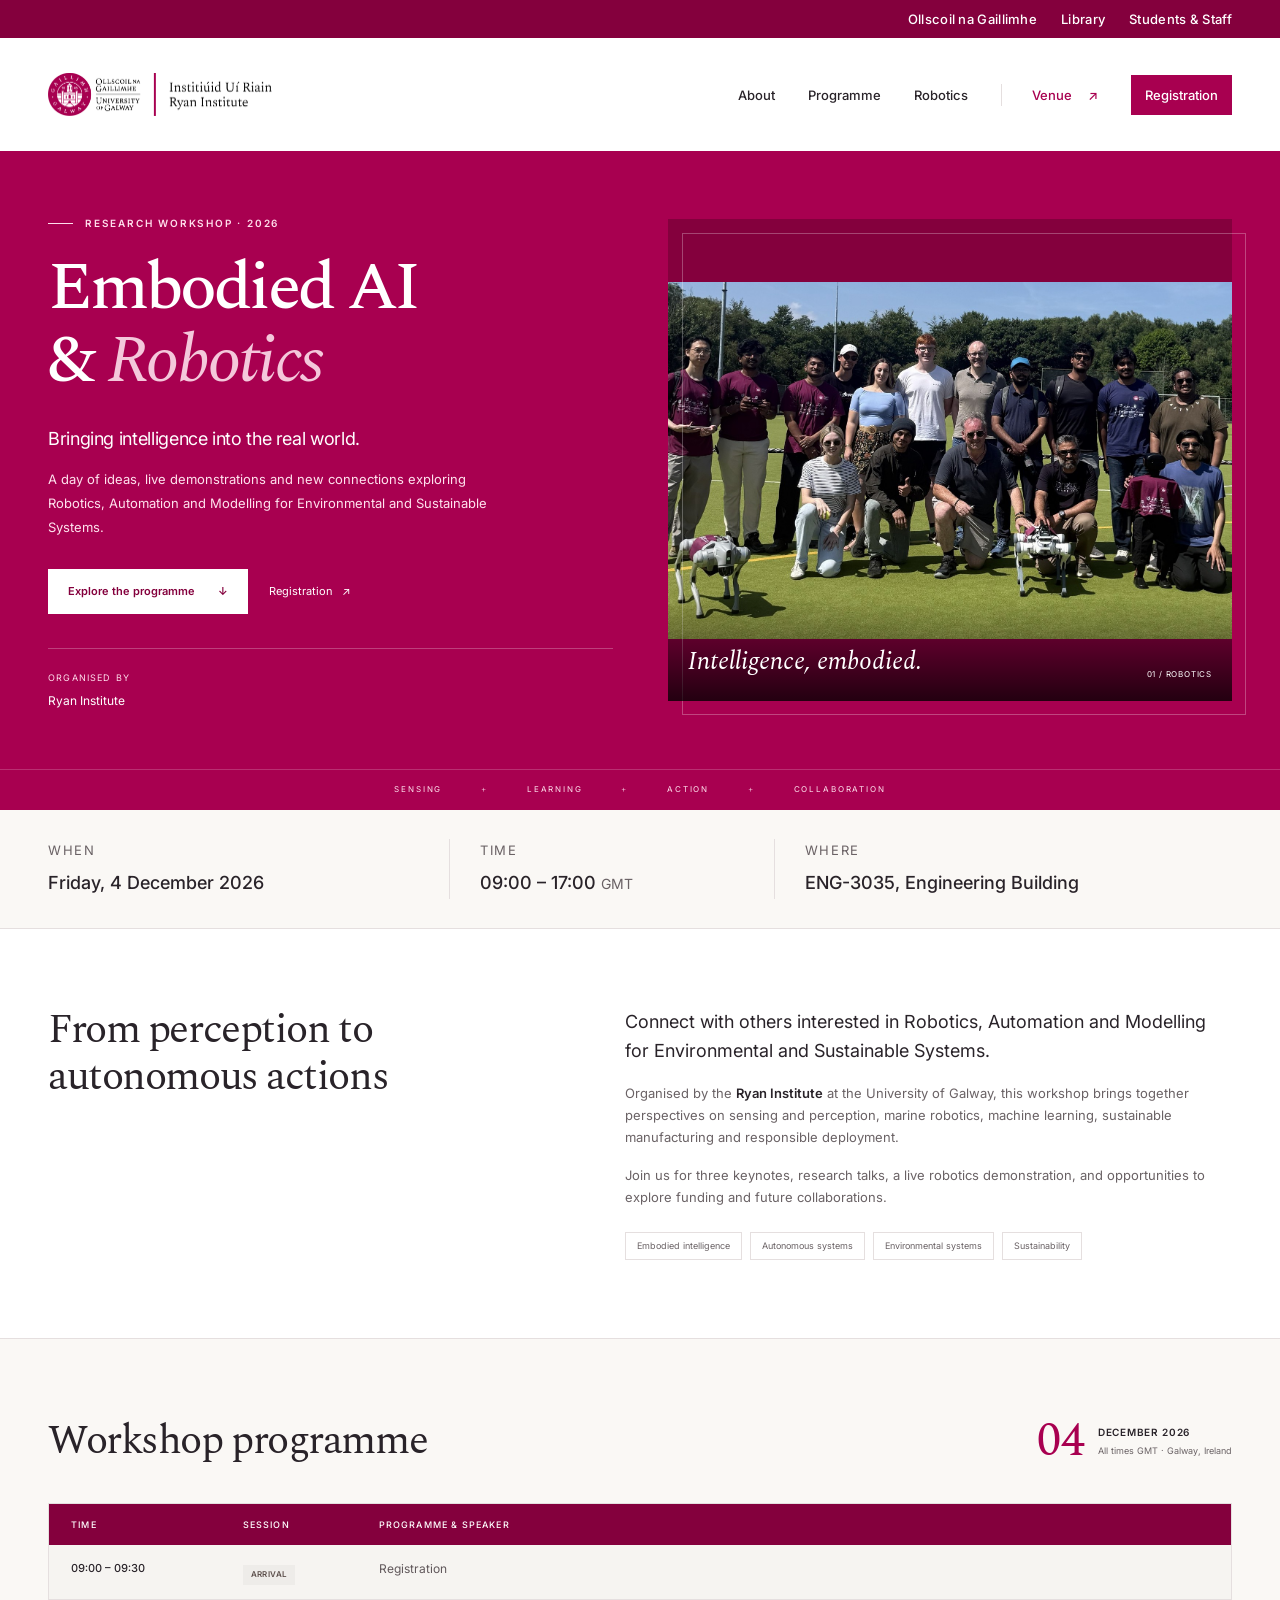
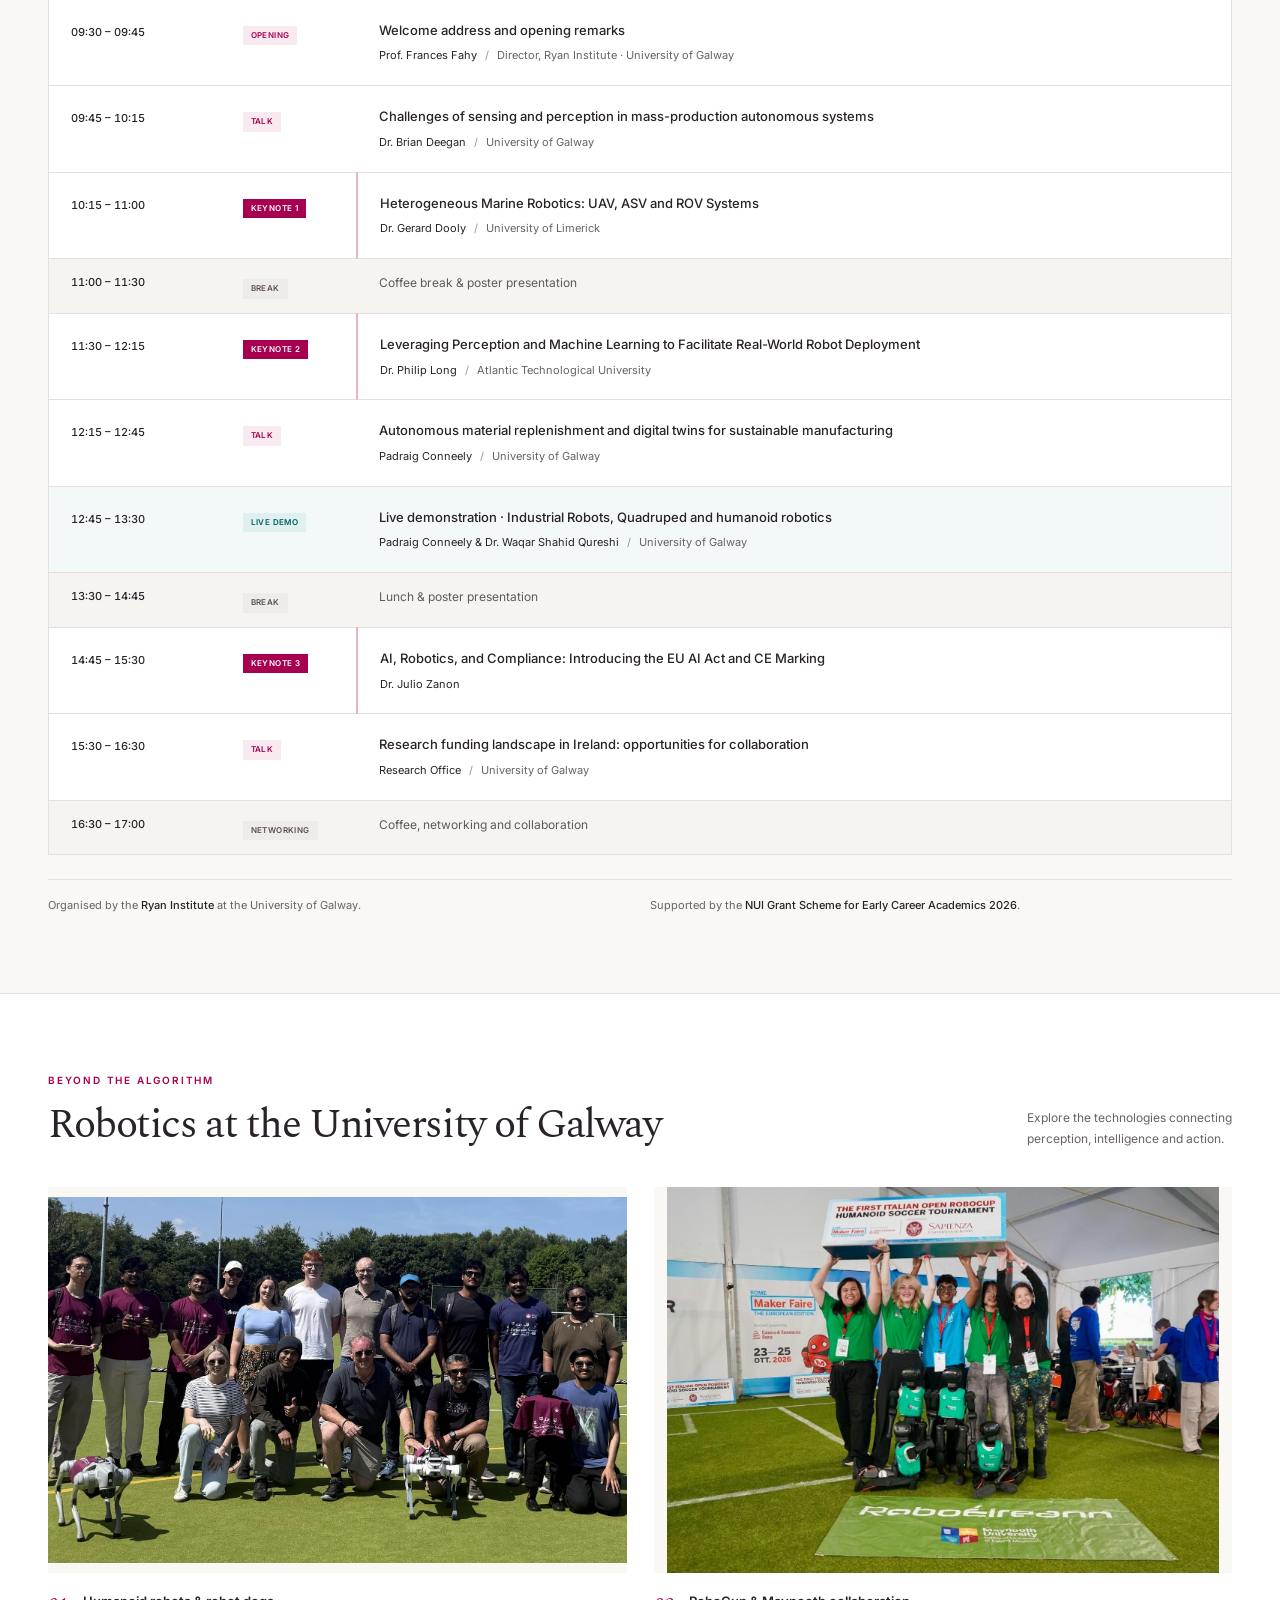
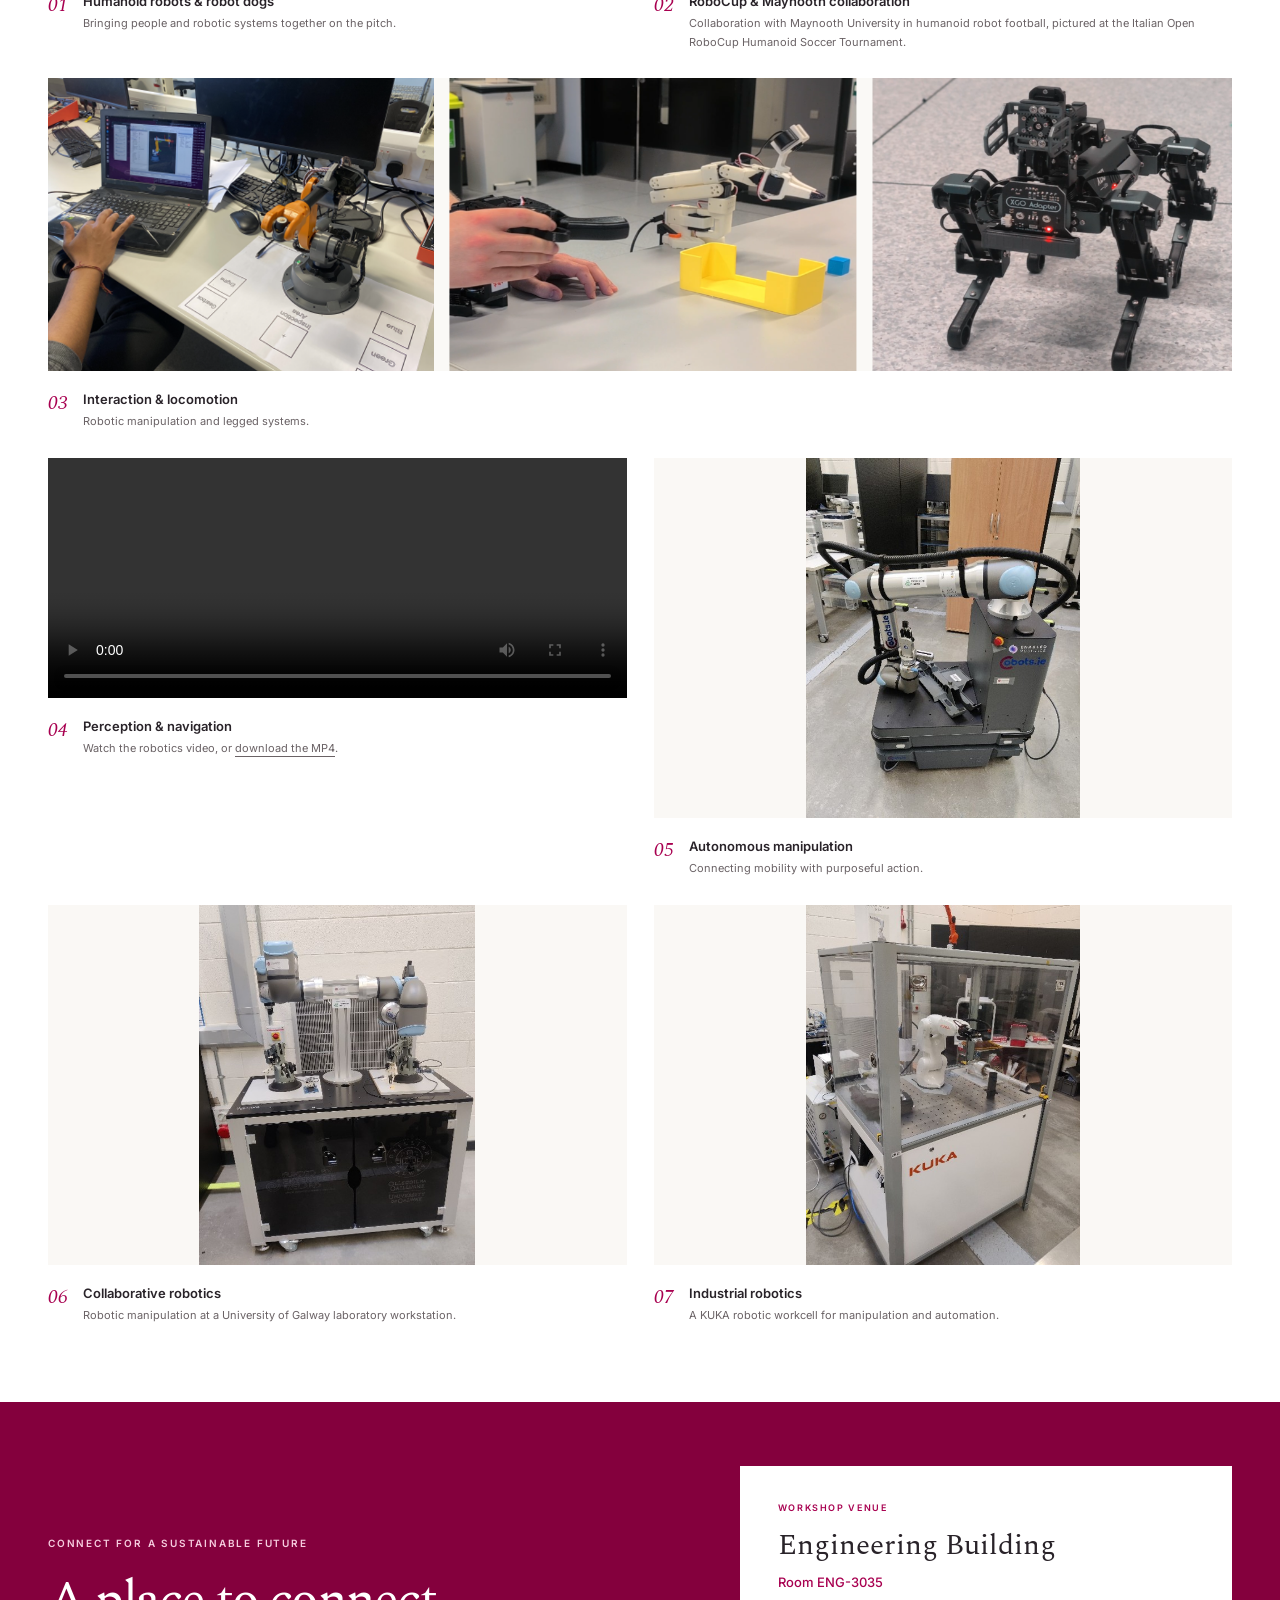
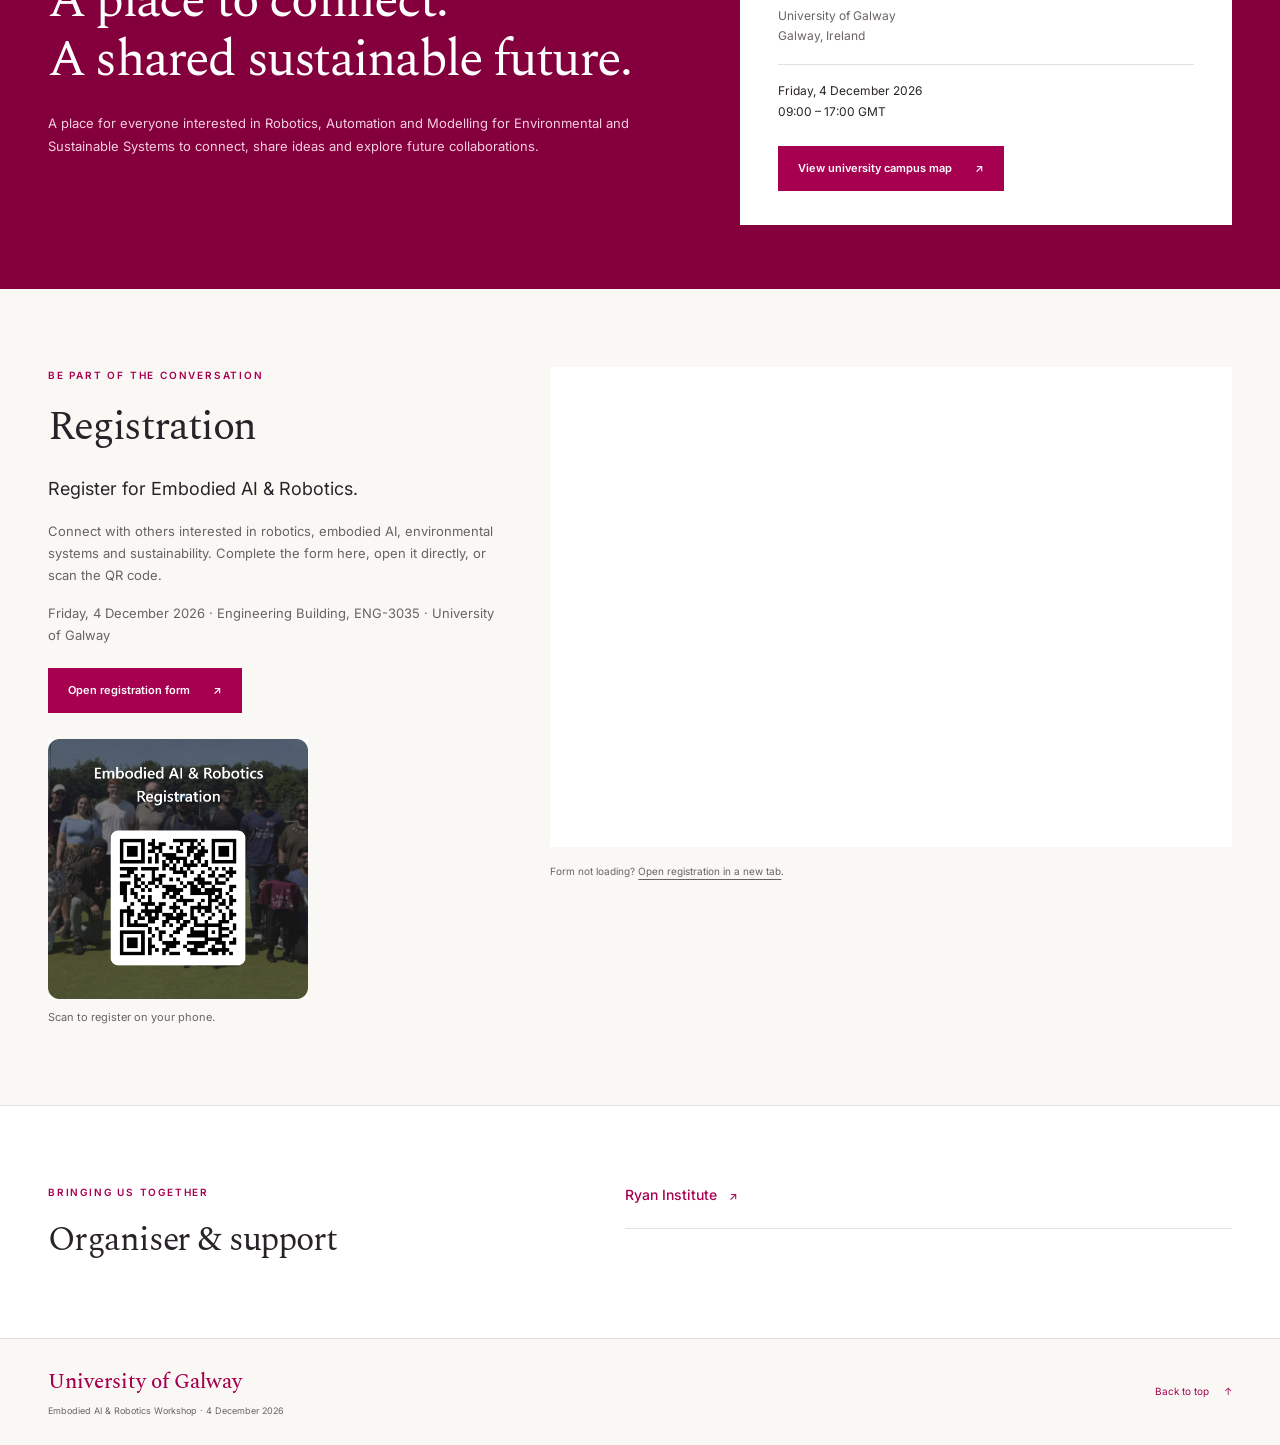
<file: index.html>
<!DOCTYPE html>
<html lang="en-IE">
<head>
  <meta charset="utf-8">
  <meta name="viewport" content="width=device-width, initial-scale=1">
  <meta name="description" content="Robotics, Automation and Modelling for Environmental and Sustainable Systems. Organised by the Ryan Institute at the University of Galway. 4 December 2026, ENG-3035.">
  <meta name="theme-color" content="#a80050">
  <title>Embodied AI &amp; Robotics Workshop | University of Galway</title>
  <link rel="stylesheet" href="styles.css">
</head>
<body>
  <a class="skip-link" href="#main">Skip to content</a>
  <div class="top-bar">
    <div class="container">
      <nav class="top-links" aria-label="University links">
        <a href="https://www.ollscoilnagaillimhe.ie/">Ollscoil na Gaillimhe</a>
        <a href="https://library.universityofgalway.ie/">Library</a>
        <a href="https://www.universityofgalway.ie/ryaninstitute/news/#">Students &amp; Staff</a>
      </nav>
    </div>
  </div>
  <header class="site-header">
    <div class="container header-inner">
      <a class="ryan-institute-logo" href="https://www.universityofgalway.ie/ryaninstitute/" aria-label="Ryan Institute at the University of Galway">
        <img src="images_marketing/ryan-institute-logo-positive.png" alt="Ryan Institute · Institiúid Uí Riain, University of Galway" width="240" height="90">
      </a>
      <nav aria-label="Main navigation">
        <a href="#about">About</a>
        <a href="#programme">Programme</a>
        <a href="#robotics">Robotics</a>
        <a class="nav-venue" href="#venue">Venue <span aria-hidden="true">&#8599;</span></a>
        <a class="nav-registration" href="#registration">Registration</a>
      </nav>
    </div>
  </header>

  <main id="main">
    <section class="hero" aria-labelledby="event-title">
      <div class="container hero-grid">
        <div class="hero-copy">
          <p class="eyebrow"><span class="small-line"></span> Research workshop · 2026</p>
          <h1 id="event-title">Embodied AI<br>&amp; <em>Robotics</em></h1>
          <p class="hero-description">Bringing intelligence into the real world.</p>
          <p class="hero-intro">A day of ideas, live demonstrations and new connections exploring Robotics, Automation and Modelling for Environmental and Sustainable Systems.</p>
          <div class="hero-actions">
            <a class="button button-light" href="#programme">Explore the programme <span aria-hidden="true">&#8595;</span></a>
            <a class="text-link" href="#registration">Registration <span aria-hidden="true">&#8599;</span></a>
          </div>
          <div class="hero-organisers">
            <span>Organised by</span>
            <p>Ryan Institute</p>
          </div>
        </div>
        <div class="hero-visual">
          <img class="hero-photo" src="images_marketing/IMG_9777.jpg" alt="Robotics group with humanoid and quadruped robots on a sports pitch" width="2200" height="977" fetchpriority="high">
          <div class="image-caption"><span>Intelligence, embodied.</span><span aria-hidden="true">01 / ROBOTICS</span></div>
        </div>
      </div>
      <div class="hero-bottom" aria-hidden="true">SENSING <span>+</span> LEARNING <span>+</span> ACTION <span>+</span> COLLABORATION</div>
    </section>

    <section class="event-details" aria-label="Event details">
      <div class="container details-grid">
        <div class="detail"><div><p class="detail-label">When</p><p><time datetime="2026-12-04">Friday, 4 December 2026</time></p></div></div>
        <div class="detail"><div><p class="detail-label">Time</p><p>09:00 &ndash; 17:00 <span class="muted">GMT</span></p></div></div>
        <div class="detail"><div><p class="detail-label">Where</p><p>ENG-3035, Engineering Building</p></div></div>
      </div>
    </section>

    <section id="about" class="section about">
      <div class="container about-grid">
        <div><h2>From perception to autonomous actions</h2></div>
        <div class="about-copy">
          <p class="lead">Connect with others interested in Robotics, Automation and Modelling for Environmental and Sustainable Systems.</p>
          <p>Organised by the <strong>Ryan Institute</strong> at the University of Galway, this workshop brings together perspectives on sensing and perception, marine robotics, machine learning, sustainable manufacturing and responsible deployment.</p>
          <p>Join us for three keynotes, research talks, a live robotics demonstration, and opportunities to explore funding and future collaborations.</p>
          <div class="topic-tags"><span>Embodied intelligence</span><span>Autonomous systems</span><span>Environmental systems</span><span>Sustainability</span></div>
        </div>
      </div>
    </section>

    <section id="programme" class="section programme">
      <div class="container">
        <div class="section-heading">
          <div><h2>Workshop programme</h2></div>
          <div class="programme-date"><span>04</span><div>DECEMBER 2026<br><small>All times GMT · Galway, Ireland</small></div></div>
        </div>
        <div class="schedule-wrap">
          <table class="schedule">
            <caption class="sr-only">Workshop programme for Friday, 4 December 2026. All times GMT.</caption>
            <thead><tr><th scope="col">Time</th><th scope="col">Session</th><th scope="col">Programme &amp; speaker</th></tr></thead>
            <tbody>
              <tr class="break-row"><th scope="row"><time datetime="2026-12-04T09:00:00Z">09:00</time> &ndash; 09:30</th><td><span class="badge neutral">Arrival</span></td><td><h3>Registration</h3></td></tr>
              <tr><th scope="row"><time datetime="2026-12-04T09:30:00Z">09:30</time> &ndash; 09:45</th><td><span class="badge">Opening</span></td><td><h3>Welcome address and opening remarks</h3><p>Prof. Frances Fahy <span>Director, Ryan Institute · University of Galway</span></p></td></tr>
              <tr><th scope="row"><time datetime="2026-12-04T09:45:00Z">09:45</time> &ndash; 10:15</th><td><span class="badge">Talk</span></td><td><h3>Challenges of sensing and perception in mass-production autonomous systems</h3><p>Dr. Brian Deegan <span>University of Galway</span></p></td></tr>
              <tr class="keynote-row"><th scope="row"><time datetime="2026-12-04T10:15:00Z">10:15</time> &ndash; 11:00</th><td><span class="badge keynote">Keynote 1</span></td><td><h3>Heterogeneous Marine Robotics: UAV, ASV and ROV Systems</h3><p>Dr. Gerard Dooly <span>University of Limerick</span></p></td></tr>
              <tr class="break-row"><th scope="row"><time datetime="2026-12-04T11:00:00Z">11:00</time> &ndash; 11:30</th><td><span class="badge neutral">Break</span></td><td><h3>Coffee break &amp; poster presentation</h3></td></tr>
              <tr class="keynote-row"><th scope="row"><time datetime="2026-12-04T11:30:00Z">11:30</time> &ndash; 12:15</th><td><span class="badge keynote">Keynote 2</span></td><td><h3>Leveraging Perception and Machine Learning to Facilitate Real-World Robot Deployment</h3><p>Dr. Philip Long <span>Atlantic Technological University</span></p></td></tr>
              <tr><th scope="row"><time datetime="2026-12-04T12:15:00Z">12:15</time> &ndash; 12:45</th><td><span class="badge">Talk</span></td><td><h3>Autonomous material replenishment and digital twins for sustainable manufacturing</h3><p>Padraig Conneely <span>University of Galway</span></p></td></tr>
              <tr class="demo-row"><th scope="row"><time datetime="2026-12-04T12:45:00Z">12:45</time> &ndash; 13:30</th><td><span class="badge demo">Live demo</span></td><td><h3>Live demonstration · Industrial Robots, Quadruped and humanoid robotics</h3><p>Padraig Conneely &amp; Dr. Waqar Shahid Qureshi <span>University of Galway</span></p></td></tr>
              <tr class="break-row"><th scope="row"><time datetime="2026-12-04T13:30:00Z">13:30</time> &ndash; 14:45</th><td><span class="badge neutral">Break</span></td><td><h3>Lunch &amp; poster presentation</h3></td></tr>
              <tr class="keynote-row"><th scope="row"><time datetime="2026-12-04T14:45:00Z">14:45</time> &ndash; 15:30</th><td><span class="badge keynote">Keynote 3</span></td><td><h3>AI, Robotics, and Compliance: Introducing the EU AI Act and CE Marking</h3><p>Dr. Julio Zanon</p></td></tr>
              <tr><th scope="row"><time datetime="2026-12-04T15:30:00Z">15:30</time> &ndash; 16:30</th><td><span class="badge">Talk</span></td><td><h3>Research funding landscape in Ireland: opportunities for collaboration</h3><p>Research Office <span>University of Galway</span></p></td></tr>
              <tr class="break-row"><th scope="row"><time datetime="2026-12-04T16:30:00Z">16:30</time> &ndash; 17:00</th><td><span class="badge neutral">Networking</span></td><td><h3>Coffee, networking and collaboration</h3></td></tr>
            </tbody>
          </table>
        </div>
        <div class="programme-support">
          <p>Organised by the <strong>Ryan Institute</strong> at the University of Galway.</p>
          <p>Supported by the <strong>NUI Grant Scheme for Early Career Academics 2026</strong>.</p>
        </div>
      </div>
    </section>

    <section id="robotics" class="section robotics">
      <div class="container">
        <div class="section-heading">
          <div><p class="eyebrow maroon">Beyond the algorithm</p><h2>Robotics at the University of Galway</h2></div>
          <p class="heading-aside">Explore the technologies connecting<br>perception, intelligence and action.</p>
        </div>
        <div class="gallery">
          <figure class="gallery-feature"><img src="images_marketing/IMG_9777.jpg" alt="Robotics group with humanoid robots and robot dogs on a sports pitch" width="2200" height="977" loading="lazy"><figcaption><span>01</span><div><h3>Humanoid robots &amp; robot dogs</h3><p>Bringing people and robotic systems together on the pitch.</p></div></figcaption></figure>
          <figure class="gallery-feature"><img src="images_marketing/robocup-maynooth.jpeg" alt="RoboCup team with humanoid football robots and a Maynooth University RoboÉireann banner at the Italian Open humanoid soccer tournament" width="1474" height="1029" loading="lazy"><figcaption><span>02</span><div><h3>RoboCup &amp; Maynooth collaboration</h3><p>Collaboration with Maynooth University in humanoid robot football, pictured at the Italian Open RoboCup Humanoid Soccer Tournament.</p></div></figcaption></figure>
          <figure class="gallery-wide"><img src="images_marketing/robot2.png" alt="Robotic arm experiments and a compact quadruped robot" width="1920" height="475" loading="lazy"><figcaption><span>03</span><div><h3>Interaction &amp; locomotion</h3><p>Robotic manipulation and legged systems.</p></div></figcaption></figure>
          <figure><video controls playsinline preload="metadata" aria-label="Perception and navigation robotics video"><source src="images_marketing/video.mp4" type="video/mp4">Your browser does not support embedded video. <a href="images_marketing/video.mp4">Download the robotics video</a>.</video><figcaption><span>04</span><div><h3>Perception &amp; navigation</h3><p>Watch the robotics video, or <a href="images_marketing/video.mp4" download>download the MP4</a>.</p></div></figcaption></figure>
          <figure class="gallery-equipment"><img src="images_marketing/robot9.jpg" alt="Mobile robotic platform with a collaborative manipulator in a laboratory" width="483" height="635" loading="lazy"><figcaption><span>05</span><div><h3>Autonomous manipulation</h3><p>Connecting mobility with purposeful action.</p></div></figcaption></figure>
          <figure class="gallery-equipment"><img src="images_marketing/robot8.jpg" alt="Collaborative robotic arm mounted on a University of Galway laboratory workstation" width="496" height="648" loading="lazy"><figcaption><span>06</span><div><h3>Collaborative robotics</h3><p>Robotic manipulation at a University of Galway laboratory workstation.</p></div></figcaption></figure>
          <figure class="gallery-equipment"><img src="images_marketing/robot5.jpg" alt="KUKA robotic arm inside an enclosed laboratory workcell" width="493" height="647" loading="lazy"><figcaption><span>07</span><div><h3>Industrial robotics</h3><p>A KUKA robotic workcell for manipulation and automation.</p></div></figcaption></figure>
        </div>
      </div>
    </section>

    <section id="venue" class="venue-section">
      <div class="container venue-grid">
        <div><p class="eyebrow">Connect for a sustainable future</p><h2>A place to connect.<br>A shared sustainable future.</h2><p>A place for everyone interested in Robotics, Automation and Modelling for Environmental and Sustainable Systems to connect, share ideas and explore future collaborations.</p></div>
        <div class="venue-card">
          <p class="eyebrow maroon">Workshop venue</p>
          <h3>Engineering Building</h3>
          <p class="room">Room ENG-3035</p>
          <address>University of Galway<br>Galway, Ireland</address>
          <div class="venue-date"><time datetime="2026-12-04">Friday, 4 December 2026</time><br>09:00 &ndash; 17:00 GMT</div>
          <a class="button button-maroon" href="https://www.universityofgalway.ie/campus-map/">View university campus map <span aria-hidden="true">&#8599;</span></a>
        </div>
      </div>
    </section>

    <section id="registration" class="section registration" aria-labelledby="registration-title">
      <div class="container registration-grid">
        <div class="registration-info">
          <p class="eyebrow maroon">Be part of the conversation</p>
          <h2 id="registration-title">Registration</h2>
          <div class="about-copy">
            <p class="lead">Register for Embodied AI &amp; Robotics.</p>
            <p>Connect with others interested in robotics, embodied AI, environmental systems and sustainability. Complete the form here, open it directly, or scan the QR code.</p>
            <p>Friday, 4 December 2026 · Engineering Building, ENG-3035 · University of Galway</p>
          </div>
          <a class="button button-maroon" href="https://forms.cloud.microsoft/e/hM4VgCTeXN" target="_blank" rel="noopener noreferrer">Open registration form <span aria-hidden="true">&#8599;</span><span class="sr-only"> (opens in a new tab)</span></a>
          <figure class="registration-qr">
            <a href="https://forms.cloud.microsoft/e/hM4VgCTeXN" target="_blank" rel="noopener noreferrer"><img src="images_marketing/QRCode%20for%20Embodied%20AI_%26%20Robotics_Registration.png" alt="Scan to open the Embodied AI and Robotics registration form in Microsoft Forms" width="768" height="768" loading="lazy"><span class="sr-only"> (opens in a new tab)</span></a>
            <figcaption>Scan to register on your phone.</figcaption>
          </figure>
        </div>
        <div class="registration-form">
          <iframe title="Embodied AI and Robotics workshop registration form" width="640" height="480" src="https://forms.cloud.microsoft/e/hM4VgCTeXN?embed=true" loading="lazy" allowfullscreen></iframe>
          <p class="programme-note">Form not loading? <a href="https://forms.cloud.microsoft/e/hM4VgCTeXN" target="_blank" rel="noopener noreferrer">Open registration in a new tab</a>.</p>
        </div>
      </div>
    </section>

    <section class="organisers section" aria-labelledby="organisers-title">
      <div class="container organisers-grid">
        <div><p class="eyebrow maroon">Bringing us together</p><h2 id="organisers-title">Organiser &amp; support</h2></div>
        <div>
          <div class="organiser-links"><a href="https://www.universityofgalway.ie/ryaninstitute/">Ryan Institute <span aria-hidden="true">&#8599;</span></a></div>
        </div>
      </div>
    </section>
  </main>
  <footer>
    <div class="container footer-inner"><div><p class="footer-university">University of Galway</p><p>Embodied AI &amp; Robotics Workshop · 4 December 2026</p></div><a href="#event-title">Back to top <span aria-hidden="true">&#8593;</span></a></div>
  </footer>
</body>
</html>
</file>
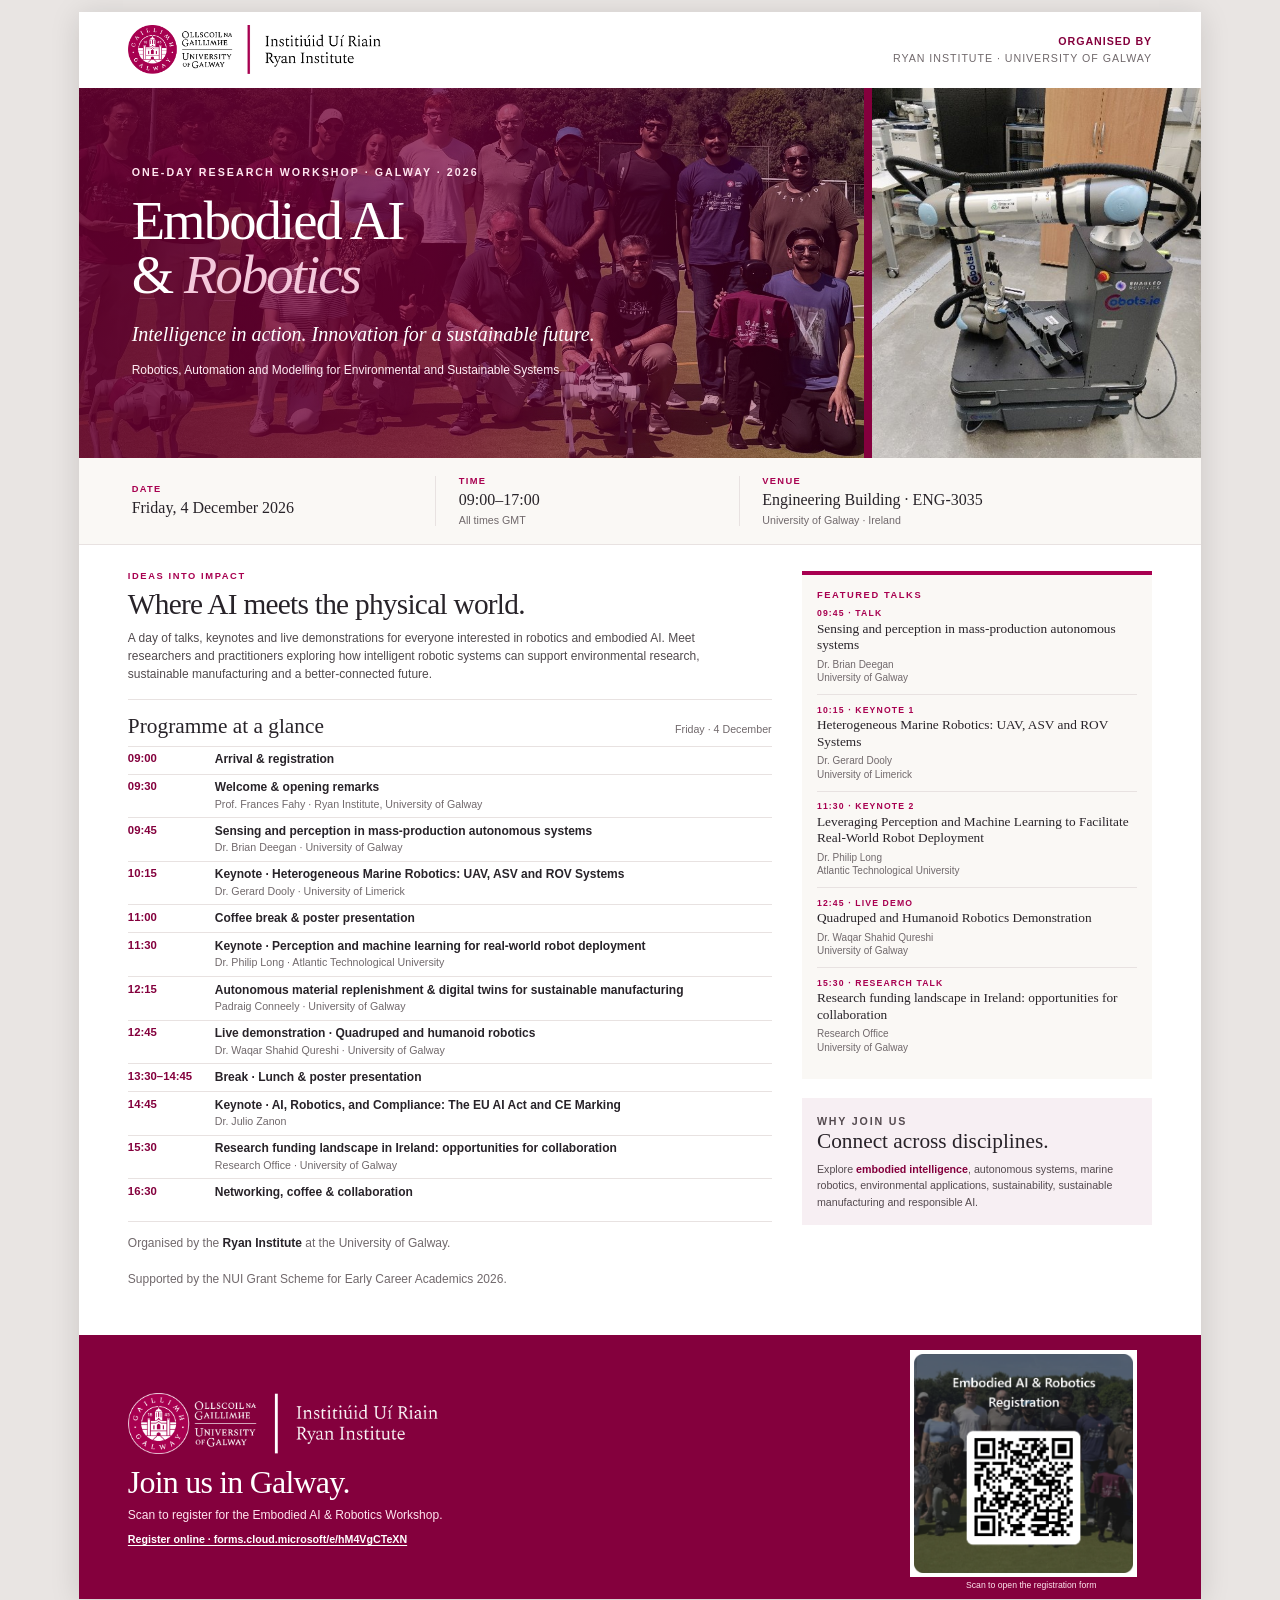
<file: poster.html>
<!DOCTYPE html>
<html lang="en-IE">
<head>
  <meta charset="utf-8">
  <meta name="viewport" content="width=device-width, initial-scale=1">
  <meta name="description" content="Embodied AI and Robotics Workshop at the University of Galway, 4 December 2026. Robotics, Automation and Modelling for Environmental and Sustainable Systems.">
  <meta name="theme-color" content="#a80050">
  <title>Embodied AI &amp; Robotics Workshop — Poster</title>
  <style>
    :root {
      --maroon: #a80050;
      --deep-maroon: #84003d;
      --ink: #282329;
      --muted: #71696c;
      --paper: #faf8f5;
      --line: #e8e2e1;
    }

    @page { size: A3 portrait; margin: 0; }
    * { box-sizing: border-box; }
    html, body { margin: 0; min-height: 100%; }
    body { background: #e9e5e3; color: var(--ink); font-family: Arial, Helvetica, sans-serif; }
    a { color: inherit; }
    .poster {
      display: grid;
      grid-template-rows: 20mm 98mm 23mm 1fr 70mm;
      width: 297mm;
      height: 420mm;
      margin: 12px auto;
      overflow: hidden;
      background: #fff;
      box-shadow: 0 3px 28px #0002;
    }
    .masthead { display: flex; align-items: center; justify-content: space-between; padding: 2mm 13mm; }
    .logo { width: 67mm; height: auto; }
    .organisers { text-align: right; color: var(--deep-maroon); font-size: 8pt; font-weight: 700; line-height: 1.55; letter-spacing: .09em; text-transform: uppercase; }
    .organisers span { color: var(--muted); font-weight: 400; }
    .hero { display: grid; grid-template-columns: 1.55fr .65fr; gap: 2mm; min-height: 0; background: var(--deep-maroon); }
    .hero-main, .hero-robot { position: relative; min-width: 0; overflow: hidden; }
    .hero-main img, .hero-robot img { width: 100%; height: 100%; object-fit: cover; }
    .hero-main img { object-position: center 52%; }
    .hero-main::after { position: absolute; inset: 0; content: ""; background: linear-gradient(90deg, #65002fde 0%, #760038bd 45%, #76003840 100%); }
    .hero-copy { position: absolute; z-index: 1; inset: 0; display: flex; flex-direction: column; justify-content: center; padding: 8mm 11mm 8mm 14mm; color: #fff; }
    .eyebrow { margin: 0 0 4mm; color: #ffe4ef; font-size: 8pt; font-weight: 700; letter-spacing: .19em; text-transform: uppercase; }
    h1 { max-width: 165mm; margin: 0; font: 500 41pt/.99 Georgia, "Times New Roman", serif; letter-spacing: -.035em; }
    h1 em { color: #f4c8db; font-weight: 400; }
    .hero-subtitle { margin: 5mm 0 0; font: italic 15pt/1.3 Georgia, "Times New Roman", serif; color: #fff; }
    .hero-support { margin: 4mm 0 0; font-size: 9pt; line-height: 1.45; color: #ffecf4; }
    .hero-robot img { object-position: 54% center; }
    .event-meta { display: grid; grid-template-columns: 1fr 1fr 1.35fr; align-items: center; padding: 3mm 14mm; background: var(--paper); border-bottom: 1px solid var(--line); }
    .meta-item { padding: 0 6mm; border-left: 1px solid var(--line); }
    .meta-item:first-child { padding-left: 0; border-left: 0; }
    .meta-label { margin: 0 0 1mm; color: var(--maroon); font-size: 7pt; font-weight: 700; letter-spacing: .14em; text-transform: uppercase; }
    .meta-value { margin: 0; font: 500 12pt/1.25 Georgia, "Times New Roman", serif; }
    .meta-sub { margin: 1mm 0 0; color: var(--muted); font-size: 8pt; }
    .content { display: grid; grid-template-columns: minmax(0, 1.36fr) minmax(0, .74fr); gap: 8mm; min-height: 0; padding: 7mm 13mm 5mm; }
    .intro { padding-bottom: 4mm; border-bottom: 1px solid var(--line); }
    .section-label { margin: 0 0 2mm; color: var(--maroon); font-size: 7pt; font-weight: 700; letter-spacing: .17em; text-transform: uppercase; }
    h2 { margin: 0; font: 500 22pt/1.06 Georgia, "Times New Roman", serif; letter-spacing: -.025em; }
    .intro-copy { max-width: 165mm; margin: 2.5mm 0 0; color: #514a4d; font-size: 9pt; line-height: 1.5; }
    .programme { margin-top: 4mm; }
    .programme-heading { display: flex; align-items: baseline; justify-content: space-between; gap: 5mm; margin-bottom: 2mm; }
    .programme-heading h3, .sidebar h3 { margin: 0; font: 500 16pt/1.1 Georgia, "Times New Roman", serif; }
    .programme-heading > span { color: var(--muted); font-size: 8pt; }
    .schedule { width: 100%; border-collapse: collapse; table-layout: fixed; }
    .schedule tr { border-top: 1px solid var(--line); }
    .schedule th, .schedule td { padding: 1.5mm 1mm; text-align: left; vertical-align: top; }
    .schedule th { width: 22mm; padding-left: 0; white-space: nowrap; color: var(--deep-maroon); font-size: 8.5pt; font-weight: 700; font-variant-numeric: tabular-nums; }
    .schedule td { font-size: 8.5pt; line-height: 1.3; }
    .schedule td strong { font-size: 9pt; font-weight: 700; }
    .schedule td span { display: block; margin-top: .5mm; color: var(--muted); font-size: 8pt; }
    .sidebar { display: flex; flex-direction: column; gap: 5mm; }
    .keynotes { padding: 4mm; background: var(--paper); border-top: 1.1mm solid var(--maroon); }
    .keynotes h3 { margin-bottom: 3mm; }
    .keynote { padding: 2.5mm 0; border-top: 1px solid var(--line); }
    .keynote:first-of-type { border-top: 0; padding-top: 0; }
    .keynote-label { margin: 0 0 .7mm; color: var(--maroon); font-size: 6.5pt; font-weight: 700; letter-spacing: .13em; text-transform: uppercase; }
    .keynote-title { margin: 0; font: 500 10pt/1.25 Georgia, "Times New Roman", serif; }
    .keynote-speaker { margin: 1mm 0 0; color: var(--muted); font-size: 7.5pt; line-height: 1.35; }
    .topics { padding: 4mm; background: #f7eff3; }
    .topics h3 { margin-bottom: 2mm; }
    .topics p { margin: 0; color: #544a4f; font-size: 8pt; line-height: 1.55; }
    .topics strong { color: var(--deep-maroon); }
    .support { margin-top: 4mm; padding-top: 3mm; border-top: 1px solid var(--line); color: var(--muted); font-size: 9pt; line-height: 1.5; }
    .support strong { color: var(--ink); }
    .registration { display: grid; grid-template-columns: 1fr 64mm; align-items: center; gap: 8mm; padding: 4mm 13mm; background: var(--deep-maroon); color: #fff; }
    .registration .section-label { color: #fff; }
    .institute-logo { display: block; width: 82mm; height: auto; margin: 0 0 3mm; }
    .registration h2 { color: #fff; font-size: 24pt; }
    .registration-copy { margin: 2mm 0 0; color: #ffe4ef; font-size: 9pt; line-height: 1.4; }
    .registration-link { display: inline-block; margin-top: 2.5mm; color: #fff; font-size: 8pt; font-weight: 700; text-underline-offset: 2px; }
    .registration-qr { display: block; width: 60mm; height: 60mm; object-fit: contain; padding: 1mm; background: white; }
    .registration-caption { margin: 1mm 0 0; text-align: center; color: #ffe4ef; font-size: 6.5pt; }
    @media screen {
      .poster { min-height: 420mm; }
    }
    @media print {
      html, body { width: 297mm; height: 420mm; background: white; print-color-adjust: exact; -webkit-print-color-adjust: exact; }
      .poster { margin: 0; box-shadow: none; }
    }
  </style>
</head>
<body>
  <main class="poster" aria-label="Embodied AI and Robotics Workshop poster">
    <header class="masthead">
      <img class="logo" src="images_marketing/ryan-institute-logo-positive.png" alt="Ryan Institute · Institiúid Uí Riain, University of Galway">
      <p class="organisers">Organised by<br><span>Ryan Institute · University of Galway</span></p>
    </header>

    <section class="hero" aria-labelledby="poster-title">
      <div class="hero-main">
        <img src="images_marketing/IMG_9777.jpg" alt="University of Galway robotics group with humanoid and quadruped robots">
        <div class="hero-copy">
          <p class="eyebrow">One-day research workshop · Galway · 2026</p>
          <h1 id="poster-title">Embodied AI<br>&amp; <em>Robotics</em></h1>
          <p class="hero-subtitle">Intelligence in action. Innovation for a sustainable future.</p>
          <p class="hero-support">Robotics, Automation and Modelling for Environmental and Sustainable Systems</p>
        </div>
      </div>
      <div class="hero-robot">
        <img src="images_marketing/robot9.jpg" alt="UR5 collaborative robotic arm on a mobile robot platform">
      </div>
    </section>

    <section class="event-meta" aria-label="Workshop date, time and venue">
      <div class="meta-item"><p class="meta-label">Date</p><p class="meta-value"><time datetime="2026-12-04">Friday, 4 December 2026</time></p></div>
      <div class="meta-item"><p class="meta-label">Time</p><p class="meta-value">09:00–17:00</p><p class="meta-sub">All times GMT</p></div>
      <div class="meta-item"><p class="meta-label">Venue</p><p class="meta-value">Engineering Building · ENG-3035</p><p class="meta-sub">University of Galway · Ireland</p></div>
    </section>

    <section class="content">
      <div class="main-column">
        <div class="intro">
          <p class="section-label">Ideas into impact</p>
          <h2>Where AI meets the physical world.</h2>
          <p class="intro-copy">A day of talks, keynotes and live demonstrations for everyone interested in robotics and embodied AI. Meet researchers and practitioners exploring how intelligent robotic systems can support environmental research, sustainable manufacturing and a better-connected future.</p>
        </div>

        <section class="programme" aria-labelledby="programme-title">
          <div class="programme-heading"><h3 id="programme-title">Programme at a glance</h3><span>Friday · 4 December</span></div>
          <table class="schedule">
            <tbody>
              <tr><th>09:00</th><td><strong>Arrival &amp; registration</strong></td></tr>
              <tr><th>09:30</th><td><strong>Welcome &amp; opening remarks</strong><span>Prof. Frances Fahy · Ryan Institute, University of Galway</span></td></tr>
              <tr><th>09:45</th><td><strong>Sensing and perception in mass-production autonomous systems</strong><span>Dr. Brian Deegan · University of Galway</span></td></tr>
              <tr><th>10:15</th><td><strong>Keynote · Heterogeneous Marine Robotics: UAV, ASV and ROV Systems</strong><span>Dr. Gerard Dooly · University of Limerick</span></td></tr>
              <tr><th>11:00</th><td><strong>Coffee break &amp; poster presentation</strong></td></tr>
              <tr><th>11:30</th><td><strong>Keynote · Perception and machine learning for real-world robot deployment</strong><span>Dr. Philip Long · Atlantic Technological University</span></td></tr>
              <tr><th>12:15</th><td><strong>Autonomous material replenishment &amp; digital twins for sustainable manufacturing</strong><span>Padraig Conneely · University of Galway</span></td></tr>
              <tr><th>12:45</th><td><strong>Live demonstration · Quadruped and humanoid robotics</strong><span>Dr. Waqar Shahid Qureshi · University of Galway</span></td></tr>
              <tr><th>13:30–14:45</th><td><strong>Break · Lunch &amp; poster presentation</strong></td></tr>
              <tr><th>14:45</th><td><strong>Keynote · AI, Robotics, and Compliance: The EU AI Act and CE Marking</strong><span>Dr. Julio Zanon</span></td></tr>
              <tr><th>15:30</th><td><strong>Research funding landscape in Ireland: opportunities for collaboration</strong><span>Research Office · University of Galway</span></td></tr>
              <tr><th>16:30</th><td><strong>Networking, coffee &amp; collaboration</strong></td></tr>
            </tbody>
          </table>
        </section>
        <p class="support">Organised by the <strong>Ryan Institute</strong> at the University of Galway.<br><br>Supported by the NUI Grant Scheme for Early Career Academics 2026.</p>
      </div>

      <aside class="sidebar" aria-label="Workshop themes and featured keynotes">
        <section class="keynotes">
          <p class="section-label">Featured talks</p>
          <div class="keynote"><p class="keynote-label">09:45 · Talk</p><p class="keynote-title">Sensing and perception in mass-production autonomous systems</p><p class="keynote-speaker">Dr. Brian Deegan<br>University of Galway</p></div>
          <div class="keynote"><p class="keynote-label">10:15 · Keynote 1</p><p class="keynote-title">Heterogeneous Marine Robotics: UAV, ASV and ROV Systems</p><p class="keynote-speaker">Dr. Gerard Dooly<br>University of Limerick</p></div>
          <div class="keynote"><p class="keynote-label">11:30 · Keynote 2</p><p class="keynote-title">Leveraging Perception and Machine Learning to Facilitate Real-World Robot Deployment</p><p class="keynote-speaker">Dr. Philip Long<br>Atlantic Technological University</p></div>
          <div class="keynote"><p class="keynote-label">12:45 · Live demo</p><p class="keynote-title">Quadruped and Humanoid Robotics Demonstration</p><p class="keynote-speaker">Dr. Waqar Shahid Qureshi<br>University of Galway</p></div>
          <div class="keynote"><p class="keynote-label">15:30 · Research talk</p><p class="keynote-title">Research funding landscape in Ireland: opportunities for collaboration</p><p class="keynote-speaker">Research Office<br>University of Galway</p></div>
        </section>
        <section class="topics">
          <p class="section-label">Why join us</p>
          <h3>Connect across disciplines.</h3>
          <p>Explore <strong>embodied intelligence</strong>, autonomous systems, marine robotics, environmental applications, sustainability, sustainable manufacturing and responsible AI.</p>
        </section>
      </aside>
    </section>

    <footer class="registration">
      <div>
        <img class="institute-logo" src="images_marketing/ryan-institute-logo-negative.png" alt="Ryan Institute · Institiúid Uí Riain, University of Galway">
        <h2>Join us in Galway.</h2>
        <p class="registration-copy">Scan to register for the Embodied AI &amp; Robotics Workshop.</p>
        <a class="registration-link" href="https://forms.cloud.microsoft/e/hM4VgCTeXN">Register online · forms.cloud.microsoft/e/hM4VgCTeXN</a>
      </div>
      <div>
        <a href="https://forms.cloud.microsoft/e/hM4VgCTeXN" aria-label="Scan this QR code to register for the workshop">
          <img class="registration-qr" src="images_marketing/QRCode%20for%20Embodied%20AI_%26%20Robotics_Registration.png" alt="Registration QR code">
        </a>
        <p class="registration-caption">Scan to open the registration form</p>
      </div>
    </footer>
  </main>
</body>
</html>
</file>
<file: styles.css>
@import url("https://fonts.googleapis.com/css2?family=Inter:wght@400;500;600;700&family=Spectral:ital,wght@0,400;0,500;0,600;1,400;1,500&display=swap");

:root {
  --maroon: #a80050;
  --deep-maroon: #84003d;
  --ink: #292329;
  --muted: #6a6265;
  --paper: #faf8f5;
  --line: #e5dfdf;
  --serif: "Spectral", Georgia, serif;
  --sans: "Inter", Arial, sans-serif;
}

* { box-sizing: border-box; }
html { scroll-behavior: smooth; scroll-padding-top: 24px; }
body { margin: 0; color: var(--ink); background: white; font: 15px/1.7 var(--sans); }
a { color: inherit; text-underline-offset: 4px; }
a:hover { text-decoration: underline; }
a:focus-visible { outline: 3px solid #007899; outline-offset: 5px; }
img { display: block; max-width: 100%; }
h1, h2, h3, p, figure { margin: 0; }
.container { width: min(1200px, calc(100% - 96px)); margin-inline: auto; }
.skip-link { position: absolute; top: -100px; left: 16px; z-index: 10; padding: 10px 20px; background: white; color: var(--maroon); }
.skip-link:focus { top: 10px; }
.top-bar { color: white; background: var(--deep-maroon); font-size: 10px; letter-spacing: .03em; }
.top-bar .container { display: flex; justify-content: flex-end; padding-block: 8px; }
.top-links { display: flex; align-items: center; justify-content: flex-end; flex-wrap: wrap; gap: 8px 24px; }
.top-links a { display: inline-flex; align-items: center; gap: 6px; color: white; text-decoration: none; white-space: nowrap; }
.top-links a:hover { text-decoration: underline; }
.top-links img { width: 16px; height: 16px; object-fit: contain; }
.site-header { background: white; }
.header-inner { min-height: 113px; display: flex; align-items: center; justify-content: space-between; gap: 30px; }
.ryan-institute-logo img { width: 224px; height: auto; }
nav { display: flex; gap: 33px; align-items: center; }
nav a { font-size: 13px; font-weight: 500; text-decoration: none; }
nav .nav-venue { color: var(--maroon); border-left: 1px solid var(--line); padding-left: 30px; }
.nav-venue span { margin-left: 13px; }
.nav-registration { background: var(--maroon); color: white; padding: 9px 14px; }
.hero { position: relative; overflow: hidden; color: white; background: var(--maroon); }
.hero-grid { display: grid; grid-template-columns: 1fr 1fr; align-items: center; min-height: 595px; gap: 55px; padding-block: 64px 58px; }
.eyebrow { font-size: 10px; font-weight: 600; letter-spacing: .18em; text-transform: uppercase; margin-bottom: 20px; }
.maroon { color: var(--maroon); }
.hero .eyebrow { display: flex; gap: 12px; align-items: center; color: #ffdeec; }
.small-line { width: 25px; height: 1px; background: currentColor; }
h1 { font: 500 clamp(54px, 5.3vw, 78px)/1.07 var(--serif); letter-spacing: -.045em; }
h1 em { font-weight: 400; color: #f4c8db; }
.hero-description { font-size: 18px; margin-top: 27px; letter-spacing: -.02em; }
.hero-intro { max-width: 440px; font-size: 13px; line-height: 1.85; color: #ffe2ee; margin-top: 12px; }
.hero-actions { display: flex; flex-wrap: wrap; align-items: center; gap: 21px; margin-top: 30px; }
.button { display: inline-flex; align-items: center; justify-content: space-between; gap: 23px; padding: 13px 20px; font-size: 11px; font-weight: 600; text-decoration: none; }
.button:hover { text-decoration: none; box-shadow: 0 0 0 2px currentColor; }
.button-light { color: var(--deep-maroon); background: white; }
.text-link { font-size: 11px; text-decoration: none; }
.text-link span { margin-left: 6px; }
.hero-organisers { margin-top: 34px; padding-top: 21px; border-top: 1px solid #ffffff40; }
.hero-organisers > span { display: block; font-size: 9px; text-transform: uppercase; letter-spacing: .13em; color: #ffdeec; margin-bottom: 6px; }
.hero-organisers p { font-size: 12px; }
.hero-visual { position: relative; align-self: stretch; margin-block: 4px 10px; }
.hero-photo { height: 100%; width: 100%; min-height: 390px; object-fit: contain; object-position: 43% center; background: var(--deep-maroon); }
.hero-visual::before { content: ""; position: absolute; inset: 14px -14px -14px 14px; border: 1px solid #ffffff45; pointer-events: none; }
.image-caption { position: absolute; bottom: 0; left: 0; right: 0; display: flex; justify-content: space-between; align-items: end; gap: 10px; padding: 45px 20px 20px; background: linear-gradient(transparent, #000b); }
.image-caption span:first-child { font: italic 25px var(--serif); }
.image-caption span:last-child { font-size: 8px; letter-spacing: .1em; }
.hero-bottom { text-align: center; border-top: 1px solid #ffffff30; padding: 13px 20px; font-size: 8px; letter-spacing: .23em; color: #ffe2ee; }
.hero-bottom span { padding-inline: 35px; opacity: .7; }
.event-details { background: var(--paper); border-bottom: 1px solid var(--line); }
.details-grid { display: grid; grid-template-columns: 1.05fr .85fr 1.2fr; padding-block: 29px; }
.detail { display: flex; gap: 16px; padding-right: 20px; }
.detail + .detail { border-left: 1px solid var(--line); padding-left: 30px; }
.detail-label { color: var(--muted); font-size: 13px; text-transform: uppercase; letter-spacing: .13em; margin-bottom: 7px; }
.detail p:not(.detail-label) { font-size: 18px; font-weight: 500; }
.detail .muted { font-size: 14px; }
.muted { color: var(--muted); font-size: 10px; font-weight: 400; }
.section { padding-block: 78px; }
h2 { font: 400 clamp(32px, 3.2vw, 43px)/1.15 var(--serif); letter-spacing: -.035em; }
.about-grid { display: grid; grid-template-columns: .9fr 1.1fr; gap: 80px; }
.about-copy p { font-size: 13px; color: var(--muted); margin-bottom: 16px; }
.about-copy .lead { font-size: 18px; line-height: 1.65; color: var(--ink); }
.about-copy strong { color: var(--ink); font-weight: 600; }
.topic-tags { display: flex; flex-wrap: wrap; gap: 8px; margin-top: 24px; }
.topic-tags span { border: 1px solid var(--line); padding: 5px 11px; font-size: 9px; color: var(--muted); }
.programme { background: var(--paper); border-top: 1px solid var(--line); border-bottom: 1px solid var(--line); }
.section-heading { display: flex; justify-content: space-between; gap: 30px; align-items: end; margin-bottom: 38px; }
.section-heading .eyebrow { margin-bottom: 13px; }
.programme-date { display: flex; align-items: center; gap: 13px; line-height: 1.8; }
.programme-date > span { font: 48px/1 var(--serif); color: var(--maroon); }
.programme-date > div { font-size: 10px; font-weight: 600; letter-spacing: .07em; }
.programme-date small { font-size: 9px; font-weight: 400; letter-spacing: 0; color: var(--muted); }
.schedule { width: 100%; border-collapse: collapse; text-align: left; background: white; border: 1px solid var(--line); }
.schedule thead { color: white; background: var(--deep-maroon); }
.schedule thead th { padding: 13px 22px; font-size: 9px; font-weight: 500; text-transform: uppercase; letter-spacing: .13em; }
.schedule tbody th, .schedule tbody td { border-bottom: 1px solid var(--line); padding: 20px 22px; vertical-align: top; }
.schedule tbody th { width: 172px; white-space: nowrap; font-size: 11px; font-weight: 500; padding-top: 23px; font-variant-numeric: tabular-nums; }
.schedule tbody td:nth-child(2) { width: 136px; }
.badge { display: inline-block; white-space: nowrap; color: var(--maroon); background: #f9eaf1; padding: 3px 8px; font-size: 8px; font-weight: 600; letter-spacing: .05em; text-transform: uppercase; }
.badge.keynote { color: white; background: var(--maroon); }
.badge.neutral { background: #eeece9; color: #5e514d; }
.badge.demo { background: #e0f0ef; color: #006269; }
.schedule h3 { font: 500 13px/1.6 var(--sans); }
.schedule td p { margin-top: 6px; font-size: 11px; }
.schedule td p span { color: var(--muted); display: inline; }
.schedule td p span::before { content: " / "; padding-inline: 5px; color: #9e9298; }
.schedule .break-row { background: #f6f4f1; }
.schedule .break-row th, .schedule .break-row td { padding-block: 14px; }
.schedule .break-row h3 { color: #61585b; font-size: 12px; font-weight: 400; }
.keynote-row td:last-child { border-left: 2px solid #e6b6cc; }
.demo-row { background: #f3f9f8; }
.programme-note { margin-top: 16px; font-size: 10px; color: var(--muted); }
.programme-support { display: grid; grid-template-columns: 1fr 1fr; gap: 20px; margin-top: 24px; padding-top: 16px; border-top: 1px solid var(--line); color: var(--muted); font-size: 11px; }
.programme-support strong { color: var(--ink); font-weight: 500; }
.heading-aside { font-size: 12px; color: var(--muted); }
.gallery { display: grid; grid-template-columns: 1fr 1fr; gap: 27px; }
.gallery-wide { grid-column: 1 / -1; }
.gallery img { width: 100%; height: 240px; object-fit: cover; background: var(--paper); }
.gallery video { display: block; width: 100%; height: 240px; object-fit: contain; background: #000; }
.gallery-wide img { height: auto; aspect-ratio: 1920 / 475; }
.gallery .gallery-feature img { height: auto; aspect-ratio: 3 / 2; object-fit: contain; }
.gallery .gallery-equipment img { height: 360px; object-fit: contain; }
.gallery figcaption { display: flex; gap: 15px; padding-top: 17px; }
.gallery figcaption > span { font: italic 20px var(--serif); color: var(--maroon); }
.gallery h3 { font-size: 13px; font-weight: 600; }
.gallery p { font-size: 11px; color: var(--muted); margin-top: 2px; }
.venue-section { background: var(--deep-maroon); color: white; padding-block: 64px; }
.venue-grid { display: grid; grid-template-columns: 1.1fr .9fr; gap: 90px; align-items: center; }
.venue-section .eyebrow { color: #f6ccdf; }
.venue-section h2 { font-size: clamp(36px, 4vw, 52px); }
.venue-section h2 + p { color: #f6ccdf; font-size: 13px; margin-top: 23px; }
.venue-card { background: white; color: var(--ink); padding: 34px 38px; }
.venue-card .eyebrow { color: var(--maroon); font-size: 9px; margin-bottom: 12px; }
.venue-card h3 { font: 400 29px/1.2 var(--serif); }
.room { color: var(--maroon); font-size: 13px; margin-top: 8px; font-weight: 500; }
address { font-style: normal; font-size: 12px; color: var(--muted); margin-top: 13px; }
.venue-date { padding-top: 16px; margin-top: 18px; border-top: 1px solid var(--line); font-size: 12px; }
.button-maroon { background: var(--maroon); color: white; margin-top: 24px; }
.registration { background: var(--paper); border-bottom: 1px solid var(--line); }
.registration-grid { display: grid; grid-template-columns: minmax(0, .8fr) minmax(0, 1.2fr); gap: 48px; align-items: start; }
.registration-info .about-copy { margin-top: 23px; }
.registration-info .button { margin-top: 6px; }
.registration-qr { margin-top: 26px; max-width: 260px; }
.registration-qr img { width: 100%; height: auto; }
.registration-qr figcaption { margin-top: 9px; font-size: 11px; color: var(--muted); }
.registration-form iframe { display: block; width: 100%; max-width: 100%; height: 480px; max-height: 100vh; border: 0; background: white; }
.organisers-grid { display: grid; grid-template-columns: .9fr 1.1fr; gap: 80px; }
.organisers h2 { font-size: 34px; }
.organiser-links { display: grid; grid-template-columns: .65fr 1fr; gap: 20px; border-bottom: 1px solid var(--line); padding-bottom: 23px; }
.organiser-links a { color: var(--maroon); font-size: 14px; line-height: 1.5; text-decoration: none; font-weight: 500; }
.organiser-links a:hover { text-decoration: underline; }
.organiser-links span { margin-left: 8px; font-size: 11px; }
.support-note { margin-top: 20px; font-size: 11px; color: var(--muted); }
.support-note strong { font-weight: 500; }
footer { background: var(--paper); border-top: 1px solid var(--line); padding-block: 27px; }
.footer-inner { display: flex; justify-content: space-between; gap: 25px; align-items: center; }
.footer-university { color: var(--maroon); font: 500 21px var(--serif); }
.footer-university + p { font-size: 9px; color: var(--muted); margin-top: 5px; }
footer a { color: var(--maroon); text-decoration: none; font-size: 10px; }
footer a span { padding-left: 12px; }
.sr-only { position: absolute; width: 1px; height: 1px; padding: 0; margin: -1px; overflow: hidden; clip: rect(0, 0, 0, 0); white-space: nowrap; border: 0; }

@media (min-width: 1600px) {
  .hero-grid { min-height: 650px; }
}

@media (max-width: 1000px) {
  .container { width: calc(100% - 56px); }
  .hero-grid { gap: 30px; }
  .hero-photo { min-height: 450px; }
  .hero-organisers p { font-size: 11px; }
  .about-grid, .organisers-grid { gap: 35px; }
  .detail + .detail { padding-left: 18px; }
  .detail { gap: 9px; padding-right: 12px; }
  .venue-grid { gap: 45px; }
  .schedule tbody td, .schedule tbody th { padding-inline: 16px; }
}

@media (max-width: 720px) {
  .container { width: calc(100% - 40px); }
  .top-bar .container { justify-content: flex-start; }
  .top-links { justify-content: flex-start; gap: 8px 16px; }
  .header-inner { flex-direction: column; align-items: flex-start; gap: 17px; padding-block: 19px 16px; }
  .ryan-institute-logo img { width: 185px; }
  nav { width: 100%; justify-content: space-between; gap: 12px; flex-wrap: wrap; }
  nav a { font-size: 12px; }
  nav .nav-venue { padding-left: 17px; }
  .hero-grid { grid-template-columns: 1fr; padding-block: 43px 35px; gap: 35px; }
  h1 { font-size: clamp(52px, 11vw, 75px); }
  .hero-description { font-size: 17px; margin-top: 22px; }
  .hero-intro { max-width: 100%; }
  .hero-organisers { margin-top: 26px; }
  .hero-organisers p { font-size: 12px; }
  .hero-visual { margin-right: 10px; }
  .hero-photo { height: 325px; min-height: 0; object-position: 43% 55%; }
  .hero-bottom { font-size: 7px; letter-spacing: .09em; }
  .hero-bottom span { padding-inline: 10px; }
  .details-grid { grid-template-columns: 1fr; gap: 18px; padding-block: 25px; }
  .detail { gap: 16px; }
  .detail + .detail { border-left: 0; border-top: 1px solid var(--line); padding-left: 0; padding-top: 16px; }
  .section { padding-block: 50px; }
  .about-grid, .organisers-grid, .venue-grid, .registration-grid { grid-template-columns: 1fr; gap: 28px; }
  .programme-support { grid-template-columns: 1fr; gap: 8px; }
  .eyebrow { font-size: 9px; margin-bottom: 14px; }
  .about-copy .lead { font-size: 17px; }
  .section-heading { flex-direction: column; align-items: flex-start; gap: 20px; margin-bottom: 25px; }
  .programme-date > span { font-size: 38px; }
  .schedule { display: block; background: transparent; border: none; }
  .schedule thead { display: none; }
  .schedule tbody { display: block; }
  .schedule tr { display: grid; grid-template-columns: 1fr auto; padding: 17px; background: white; border: 1px solid var(--line); border-top: 0; }
  .schedule tr:first-child { border-top: 1px solid var(--line); }
  .schedule tbody th, .schedule tbody td, .schedule .break-row th, .schedule .break-row td { width: auto; padding: 0; border: 0; }
  .schedule tbody th { align-self: center; font-size: 11px; }
  .schedule tbody td:nth-child(2) { width: auto; }
  .schedule tbody td:last-child { grid-column: 1 / -1; margin-top: 10px; }
  .schedule td p span { display: block; margin-top: 2px; }
  .schedule td p span::before { content: none; }
  .schedule .keynote-row { border-left: 3px solid var(--maroon); padding-left: 15px; }
  .schedule .demo-row { background: #f3f9f8; }
  .gallery { grid-template-columns: 1fr; gap: 26px; }
  .gallery-wide { grid-column: auto; }
  .gallery-wide img { aspect-ratio: auto; height: 160px; }
  .gallery img { height: 220px; }
  .gallery video { height: 220px; }
  .heading-aside br { display: none; }
  .venue-section { padding-block: 45px; }
  .venue-card { padding: 28px; }
  .organiser-links { gap: 20px; grid-template-columns: 1fr; }
  .footer-inner { align-items: flex-start; }
  footer a { white-space: nowrap; }
}

@media (prefers-reduced-motion: reduce) {
  html { scroll-behavior: auto; }
}

@media print {
  @page { margin: 15mm; }
  body { font: 10pt/1.4 Arial, sans-serif; color: black; }
  .container { width: 100%; }
  .top-bar, nav, .hero-visual, .hero-bottom, .hero-actions, .robotics, footer, .skip-link { display: none; }
  .header-inner { min-height: 0; margin-bottom: 16px; }
  .ryan-institute-logo img { width: 170px; }
  .hero, .venue-section, .programme, .event-details { background: white; color: black; }
  .hero-grid { display: block; min-height: 0; padding: 0 0 20px; }
  h1 { font-size: 36pt; }
  h1 br { display: none; }
  h1 em, .hero .eyebrow, .hero-intro, .hero-organisers > span { color: black; }
  .hero-organisers { margin-top: 10px; padding-top: 0; }
  .section, .venue-section { padding-block: 20px; }
  .about-grid, .organisers-grid, .venue-grid, .registration-grid { display: block; }
  .registration-form iframe { display: none; }
  .about-copy, .organisers-grid > div + div { margin-top: 15px; }
  .section-heading { margin-bottom: 15px; }
  h2 { font-size: 23pt; }
  .schedule { display: table; }
  .schedule thead { display: table-header-group; background: white; color: black; }
  .schedule tbody { display: table-row-group; }
  .schedule tr { display: table-row; break-inside: avoid; }
  .schedule tbody th, .schedule tbody td { display: table-cell; padding: 10px; }
  .schedule tbody td:last-child { margin: 0; }
  .schedule td p span { display: block; }
  .schedule td p span::before { content: none; }
  .badge, .badge.keynote, .badge.demo { color: black; background: none; padding: 0; }
  .venue-card { border: 1px solid #ccc; padding: 15px; margin-top: 15px; }
  .venue-section .eyebrow, .venue-section h2 + p { color: black; }
  .button-maroon { color: black; background: none; padding: 0; }
  .topic-tags { display: none; }
}
</file>
